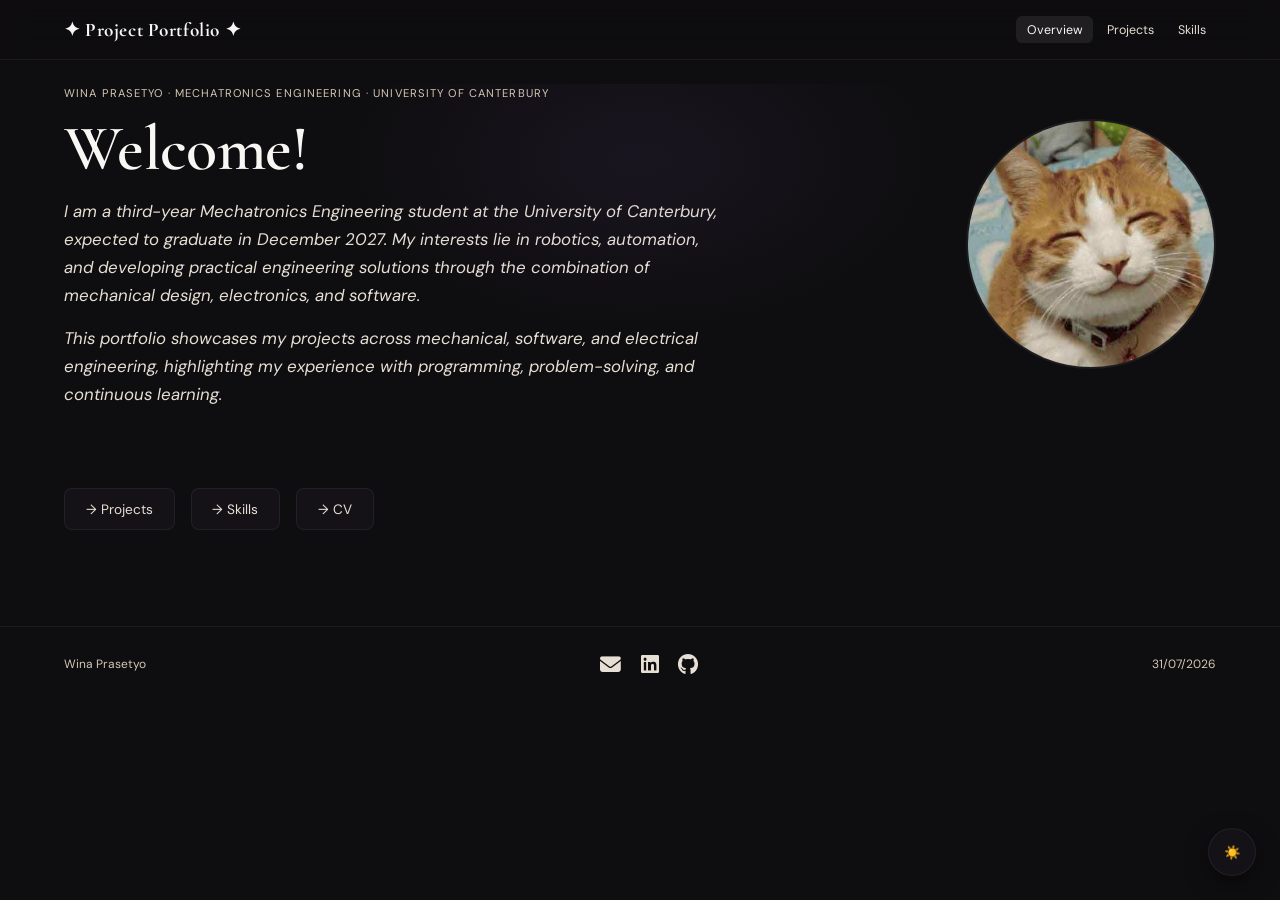
<file: index.html>
<!DOCTYPE html>
<html lang="en">
<head>
  <meta charset="UTF-8">
  <meta name="viewport" content="width=device-width, initial-scale=1.0">
  <title>Project Portfolio — Overview</title>
  <link rel="stylesheet" href="css/style.css">
  <link rel="stylesheet" href="https://cdnjs.cloudflare.com/ajax/libs/font-awesome/6.5.1/css/all.min.css">
</head>
  
<body data-page="overview" class="dark">

<header id="site-header">
  <div class="container inner">

    <a href="index.html" class="brand">
      ✦ Project Portfolio ✦
    </a>

    <button class="menu-toggle" id="menu-toggle">
      ☰
    </button>

    <nav class="mobile-menu" id="nav-menu">
      <a href="index.html" class="active">Overview</a>
      <a href="pages/projects.html">Projects</a>
      <a href="pages/skills.html">Skills</a>
    </nav>

  </div>
</header>

<main class="container page-wrap">
  <section class ="hero">
    <div class="my-glow"></div>
    <div class="hero-text">
      <p style="font-size:0.7rem;letter-spacing:0.1em;text-transform:uppercase;color:var(--text-faint);margin-bottom:0.8rem">
        Wina Prasetyo · Mechatronics Engineering · University of Canterbury
      </p>
  
      <h1 class="my-title">Welcome!</h1>
  
      <p style="font-style:italic;color:var(--text-muted);font-size:1.05rem;margin:1rem 0 0;max-width:55ch">
        I am a third-year Mechatronics Engineering student at the University of Canterbury,
        expected to graduate in December 2027. My interests lie in robotics, automation, and
        developing practical engineering solutions through the combination of mechanical
        design, electronics, and software.
      </p>
  
      <p style="font-style:italic;color:var(--text-muted);font-size:1.05rem;margin:1rem 0 0;max-width:55ch">
        This portfolio showcases my projects across mechanical, software, and electrical
        engineering, highlighting my experience with programming, problem-solving, and
        continuous learning.
      </p>
    </div>
  
    <div class="hero-image">
      <img src="media/cat.jpg" alt="Profile picture">
    </div>
  </section>

  <!-- Quick links -->
  <div style="display:flex;gap:1rem;flex-wrap:wrap;margin-top:2.5rem">
    <a href="pages/projects.html"        class="quick-link">→ Projects</a>
    <a href="pages/skills.html"          class="quick-link">→ Skills</a>
    <a href="files/WINA_CV.pdf" class="quick-link" target="_blank">→ CV</a>
  </div>

</main>

<footer>
  <div class="container inner">
    <span>Wina Prasetyo</span>

    <div class="social-links">
      <a href="mailto:wina.p8168@gmail.com" aria-label="Email">
        <i class="fa-solid fa-envelope"></i>
      </a>

      <a href="https://www.linkedin.com/in/wina-prasetyo-272272304/" 
         target="_blank" 
         aria-label="LinkedIn">
        <i class="fa-brands fa-linkedin"></i>
      </a>

      <a href="https://github.com/WinaP" 
         target="_blank" 
         aria-label="GitHub">
        <i class="fa-brands fa-github"></i>
      </a>
    </div>

    <span>31/07/2026</span>
  </div>
</footer>

<style>
.quick-link {
  display:inline-flex;align-items:center;gap:0.5rem;
  padding:0.7rem 1.3rem;
  background:var(--bg-card);border:1px solid var(--border);border-radius:8px;
  font-size:0.85rem;color:var(--text-muted);
  transition:var(--transition);
}
.quick-link:hover { border-color:var(--border-hover); color:var(--text); }
</style>

<button id="theme-toggle" aria-label="Toggle theme">
    🌙
</button>

<script>
const menuToggle = document.getElementById("menu-toggle");
const navMenu = document.getElementById("nav-menu");

menuToggle.addEventListener("click", function() {
  navMenu.style.display =
    navMenu.style.display === "flex" ? "none" : "flex";
});

const body = document.body;
const button = document.getElementById("theme-toggle");

const savedTheme = localStorage.getItem("theme") || "dark";

body.classList.remove("light", "dark");
body.classList.add(savedTheme);

button.textContent = savedTheme === "dark" ? "☀️" : "🌙";

button.addEventListener("click", () => {
    const newTheme = body.classList.contains("dark")
        ? "light"
        : "dark";

    body.classList.remove("light", "dark");
    body.classList.add(newTheme);

    localStorage.setItem("theme", newTheme);

    button.textContent = newTheme === "dark" ? "☀️" : "🌙";
});
</script>

</body>
</html>
</file>
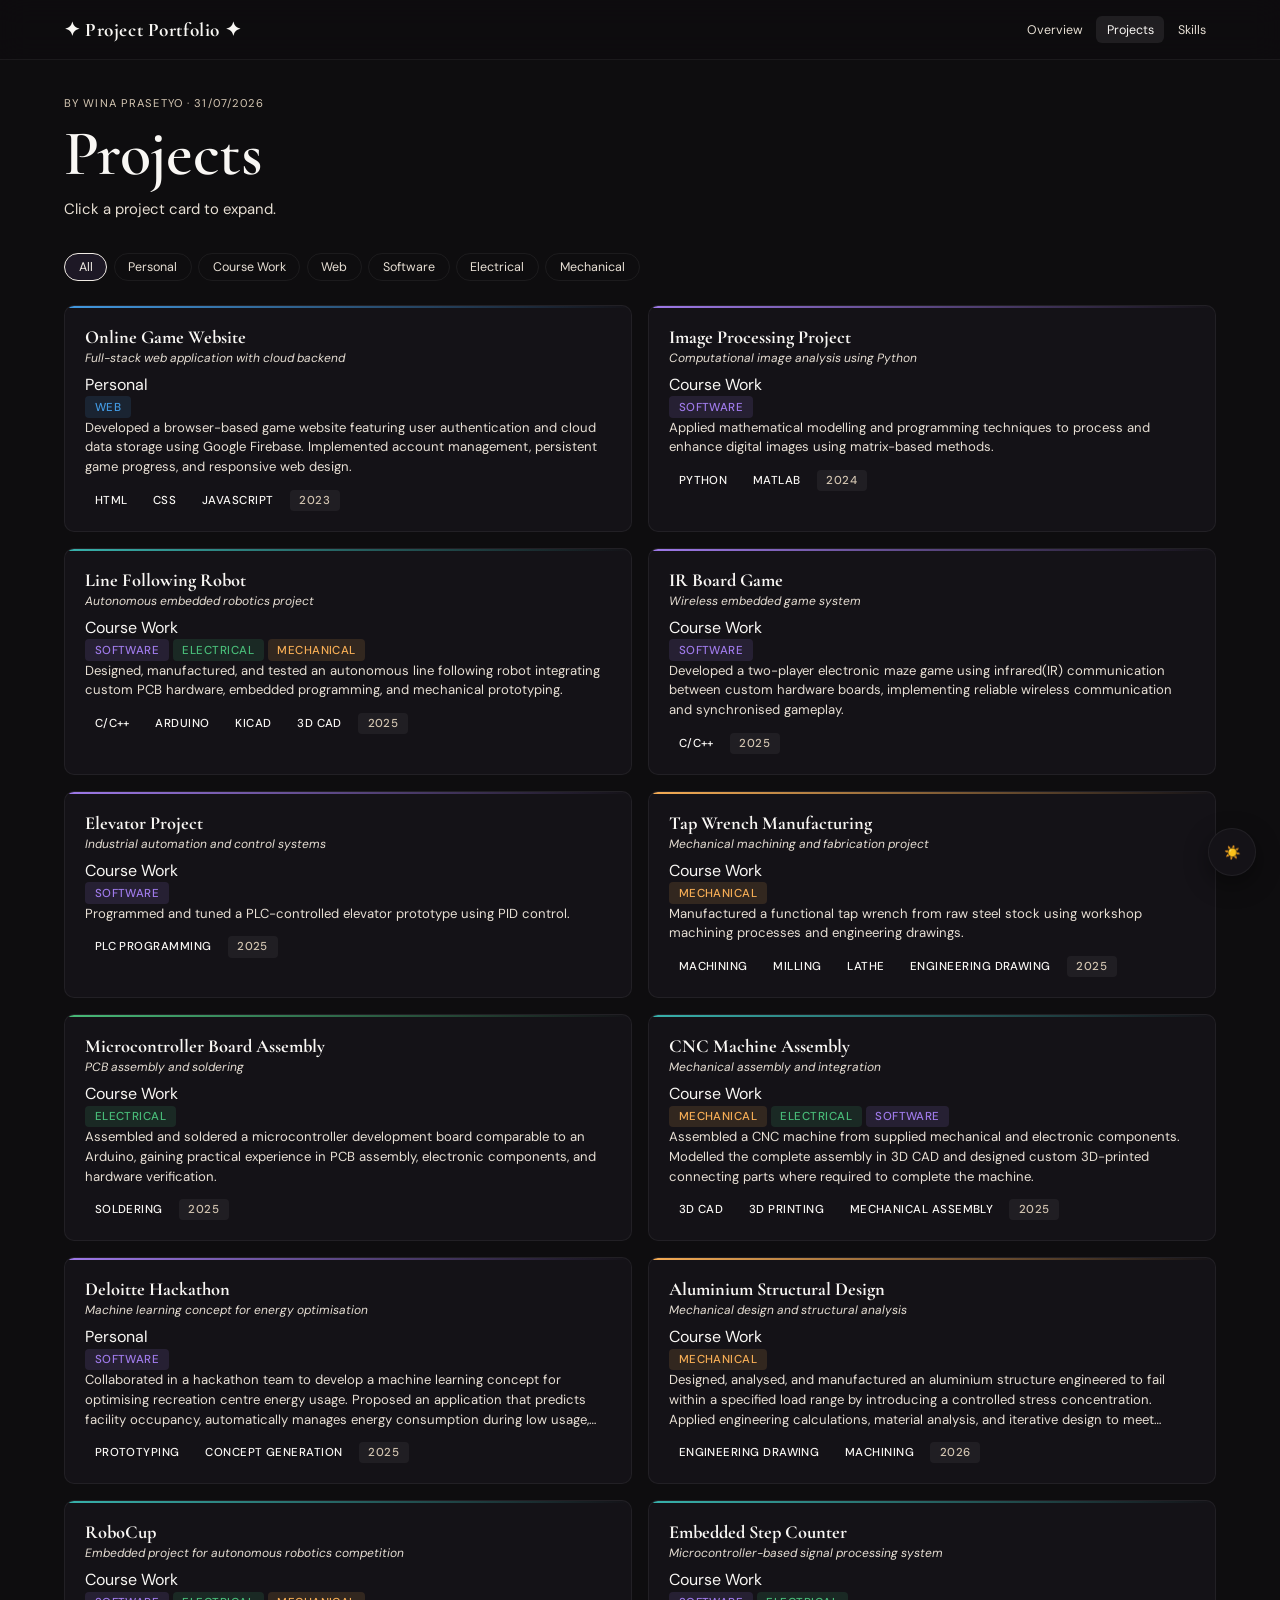
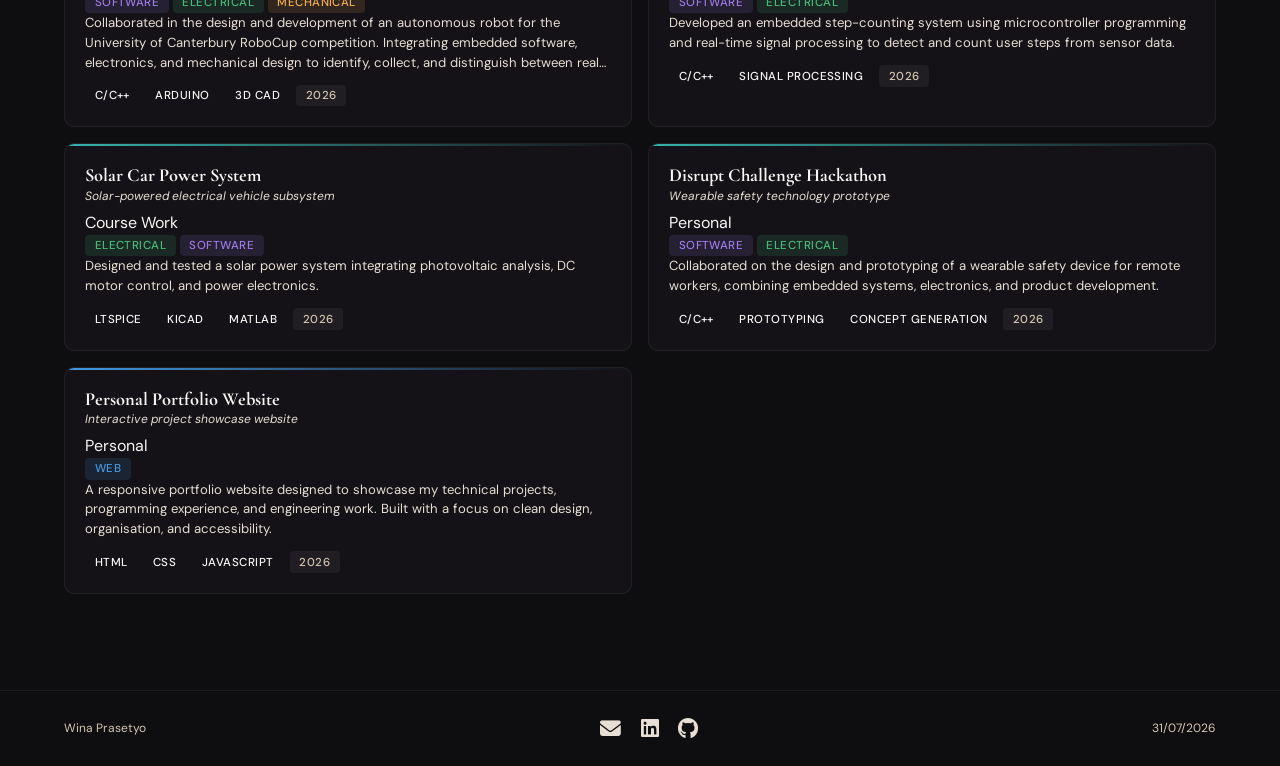
<file: pages/projects.html>
<!DOCTYPE html>
<html lang="en">
<head>
  <meta charset="UTF-8">
  <meta name="viewport" content="width=device-width, initial-scale=1.0">
  <title>Project Portfolio — Projects</title>
  <link rel="stylesheet" href="../css/style.css">
  <link rel="stylesheet" href="https://cdnjs.cloudflare.com/ajax/libs/font-awesome/6.5.1/css/all.min.css">
</head>

<body data-page="projects" class="dark">

<header id="site-header">
  <div class="container inner">

    <a href="../index.html" class="brand">
      ✦ Project Portfolio ✦
    </a>

    <button class="menu-toggle" id="menu-toggle">
      ☰
    </button>

    <nav class="mobile-menu" id="nav-menu">
      <a href="../index.html">Overview</a>
      <a href="projects.html" class="active">Projects</a>
      <a href="skills.html">Skills</a>
    </nav>

  </div>
</header>

<aside id="project-detail">
  <button class="detail-close" id="detail-close">✕</button>
  <div id="detail-content"></div>
</aside>
  
<div id="media-gallery">
  <button class="detail-close" id="gallery-close">✕</button>
  <button id="gallery-prev">←</button>
  <div id="gallery-media"></div>
  <button id="gallery-next">→</button>
  <div id="gallery-dots"></div>
</div>

<main class="container page-wrap">

  <div class="page-header">
    <p class="eyebrow">By Wina Prasetyo · 31/07/2026</p>
    <h1>Projects</h1>
    <p>Click a project card to expand.</p>
  </div>

  <div class="filter-bar" id="project-filters">
    <button class="active" data-filter="all">All</button>
  
    <!-- Category filters -->
    <button data-filter="personal">Personal</button>
    <button data-filter="university">Course Work</button>
  
    <!-- Type filters -->
    <button data-filter="web">Web</button>
    <button data-filter="software">Software</button>
    <button data-filter="electrical">Electrical</button>
    <button data-filter="mechanical">Mechanical</button>
  </div>

  <div class="project-grid" id="project-grid"></div>

</main>

<footer>
  <div class="container inner">
    <span>Wina Prasetyo</span>

    <div class="social-links">
      <a href="mailto:wina.p8168@gmail.com" aria-label="Email">
        <i class="fa-solid fa-envelope"></i>
      </a>

      <a href="https://www.linkedin.com/in/wina-prasetyo-272272304/" 
         target="_blank" 
         aria-label="LinkedIn">
        <i class="fa-brands fa-linkedin"></i>
      </a>

      <a href="https://github.com/WinaP" 
         target="_blank" 
         aria-label="GitHub">
        <i class="fa-brands fa-github"></i>
      </a>
    </div>

    <span>31/07/2026</span>
  </div>
</footer>

<button id="theme-toggle" aria-label="Toggle theme">
    🌙
</button>

<script>
const menuToggle = document.getElementById("menu-toggle");
const navMenu = document.getElementById("nav-menu");

menuToggle.addEventListener("click", function() {
  navMenu.style.display =
    navMenu.style.display === "flex" ? "none" : "flex";
});

const body = document.body;
const button = document.getElementById("theme-toggle");

const savedTheme = localStorage.getItem("theme") || "dark";

body.classList.remove("light", "dark");
body.classList.add(savedTheme);

button.textContent = savedTheme === "dark" ? "☀️" : "🌙";

button.addEventListener("click", () => {
    const newTheme = body.classList.contains("dark")
        ? "light"
        : "dark";

    body.classList.remove("light", "dark");
    body.classList.add(newTheme);

    localStorage.setItem("theme", newTheme);

    button.textContent = newTheme === "dark" ? "☀️" : "🌙";
});
</script>

<script src="../js/projects.js"></script>

</body>
</html>
</file>
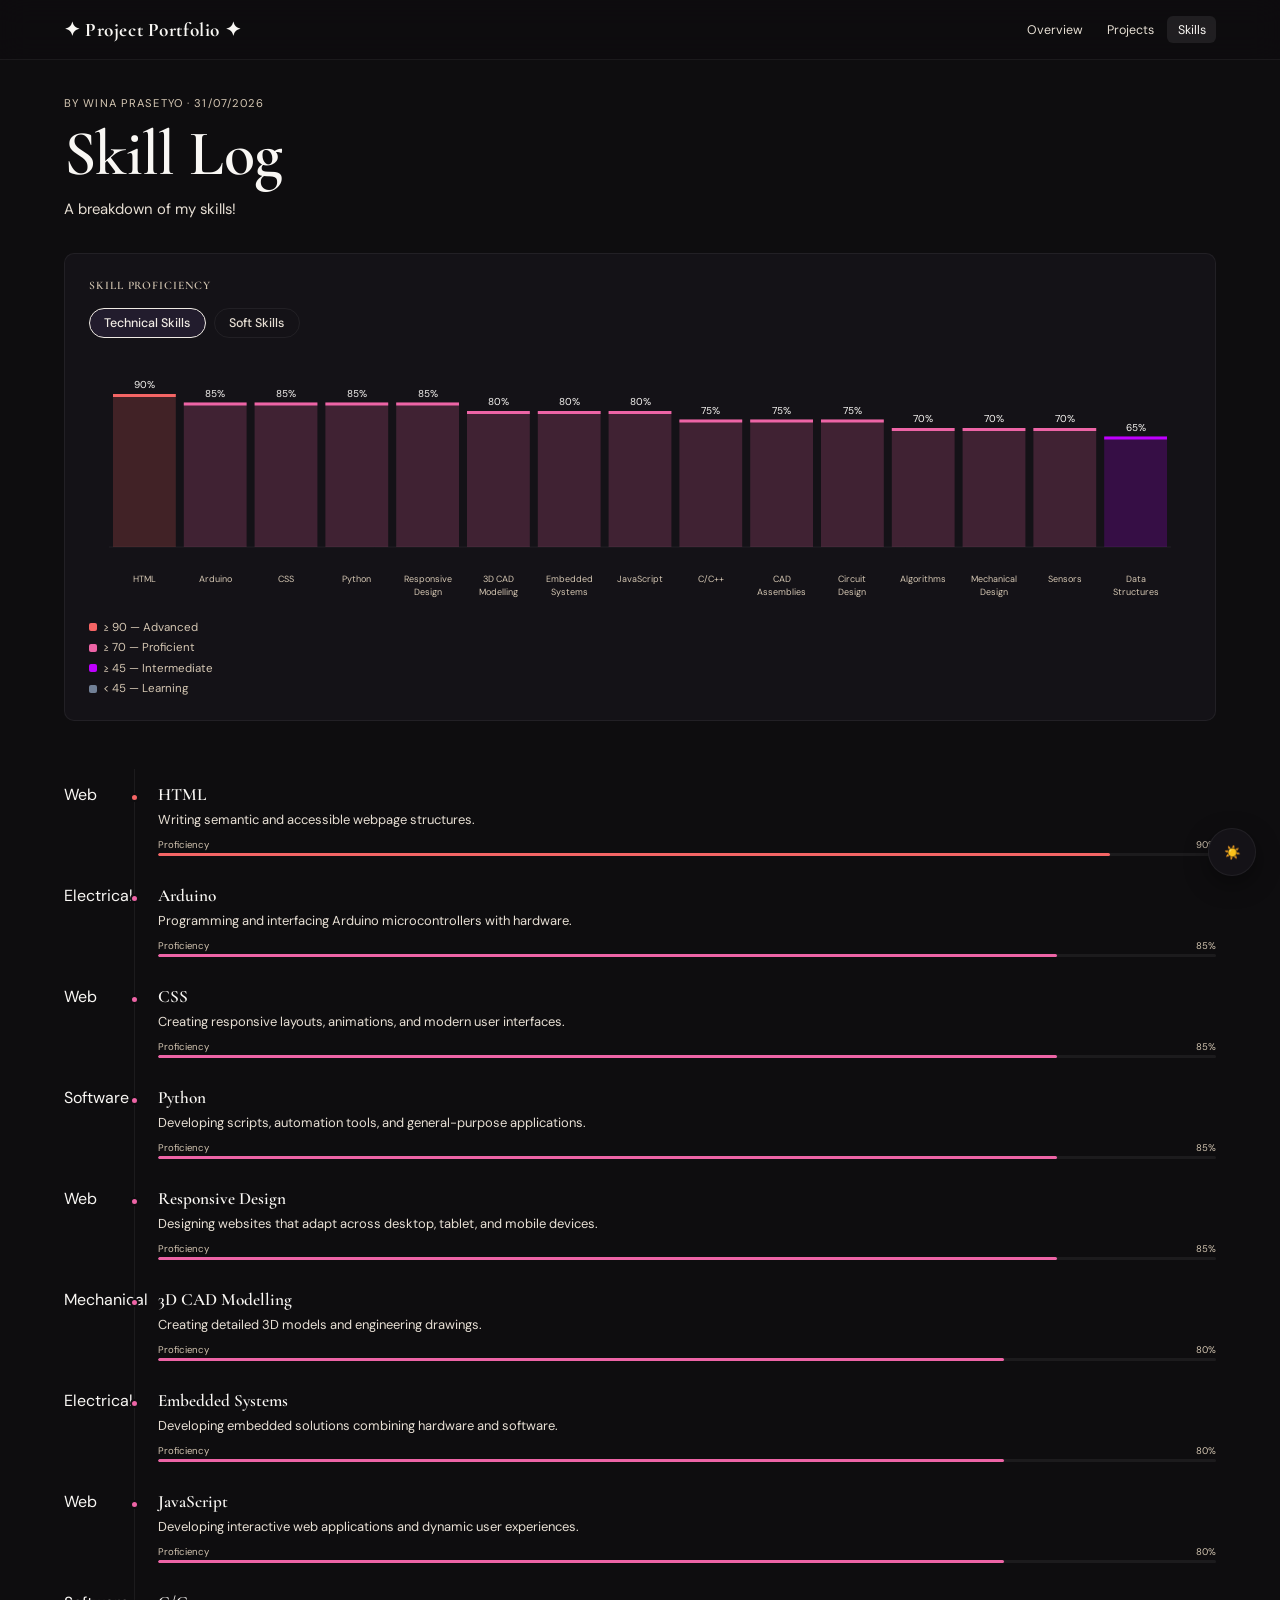
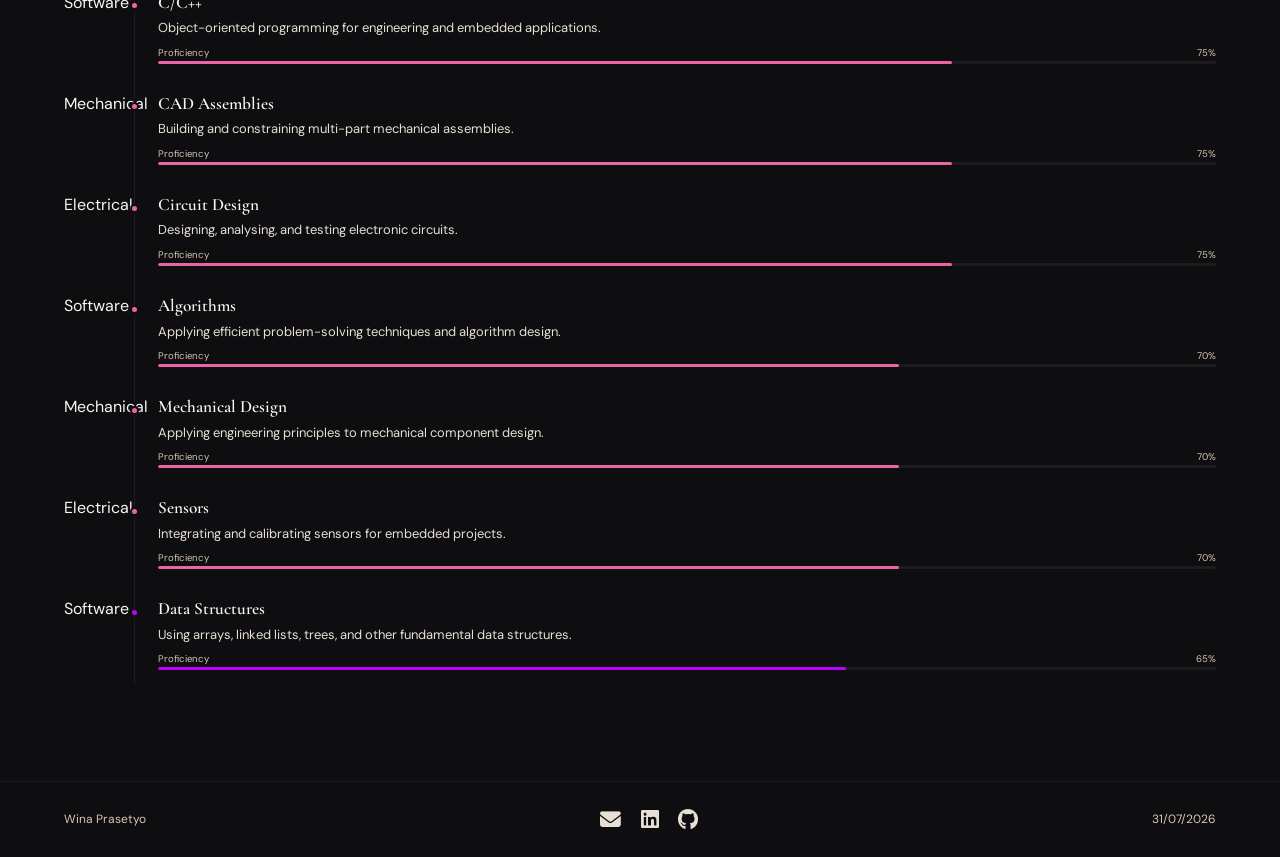
<file: pages/skills.html>
<!DOCTYPE html>
<html lang="en">
<head>
  <meta charset="UTF-8">
  <meta name="viewport" content="width=device-width, initial-scale=1.0">
  <title>Project Portfolio — Skills Log</title>
  <link rel="stylesheet" href="../css/style.css">
  <link rel="stylesheet" href="https://cdnjs.cloudflare.com/ajax/libs/font-awesome/6.5.1/css/all.min.css">
</head>

<body data-page="skills" class="dark">

<header id="site-header">
  <div class="container inner">

    <a href="../index.html" class="brand">
      ✦ Project Portfolio ✦
    </a>

    <button class="menu-toggle" id="menu-toggle">
      ☰
    </button>

    <nav class="mobile-menu" id="nav-menu">
      <a href="../index.html">Overview</a>
      <a href="projects.html">Projects</a>
      <a href="skills.html" class="active">Skills</a>
    </nav>

  </div>
</header>

<main class="container page-wrap">
  <div class="page-header">
    <p class="eyebrow">By Wina Prasetyo · 31/07/2026</p>
    <h1>Skill Log</h1>
    <p>A breakdown of my skills!</p>
  </div>

  <div class="skill-chart-sticky">

    <div class="card">
      <h4 style="font-size:0.72rem;text-transform:uppercase;letter-spacing:0.08em;color:var(--text-faint);margin-bottom:1rem">
        Skill Proficiency
      </h4>
      
      <div class="skill-toggle">
        <button class="active" data-category="technical" aria-label="Show technical skills">
          Technical Skills
        </button>
        <button data-category="soft" aria-label="Show soft skills">
          Soft Skills
        </button>
      </div>
      
      <canvas id="proficiency-chart" width="900" height="400"></canvas>
      <div style="margin-top:0.8rem;display:flex;flex-direction:column;gap:0.35rem;font-size:0.72rem;color:var(--text-faint)">
        <span style="display:flex;align-items:center;gap:0.4rem"><span style="width:8px;height:8px;background:#F56565;border-radius:2px;display:inline-block"></span>≥ 90 — Advanced</span>
        <span style="display:flex;align-items:center;gap:0.4rem"><span style="width:8px;height:8px;background:#ED64A6;border-radius:2px;display:inline-block"></span>≥ 70 — Proficient</span>
        <span style="display:flex;align-items:center;gap:0.4rem"><span style="width:8px;height:8px;background:#BF00FF;border-radius:2px;display:inline-block"></span>≥ 45 — Intermediate</span>
        <span style="display:flex;align-items:center;gap:0.4rem"><span style="width:8px;height:8px;background:#718096;border-radius:2px;display:inline-block"></span>&lt; 45 — Learning</span>
      </div>
    </div>
  </div>
  
  <div class="skill-timeline" id="skill-timeline"></div>
</main>

<footer>
  <div class="container inner">
    <span>Wina Prasetyo</span>

    <div class="social-links">
      <a href="mailto:wina.p8168@gmail.com" aria-label="Email">
        <i class="fa-solid fa-envelope"></i>
      </a>

      <a href="https://www.linkedin.com/in/wina-prasetyo-272272304/" 
         target="_blank" 
         aria-label="LinkedIn">
        <i class="fa-brands fa-linkedin"></i>
      </a>

      <a href="https://github.com/WinaP" 
         target="_blank" 
         aria-label="GitHub">
        <i class="fa-brands fa-github"></i>
      </a>
    </div>

    <span>31/07/2026</span>
  </div>
</footer>

<button id="theme-toggle" aria-label="Toggle theme">
    🌙
</button>

<script>
const menuToggle = document.getElementById("menu-toggle");
const navMenu = document.getElementById("nav-menu");

menuToggle.addEventListener("click", function() {
  navMenu.style.display =
    navMenu.style.display === "flex" ? "none" : "flex";
});

const body = document.body;
const button = document.getElementById("theme-toggle");

const savedTheme = localStorage.getItem("theme") || "dark";

body.classList.remove("light", "dark");
body.classList.add(savedTheme);

button.textContent = savedTheme === "dark" ? "☀️" : "🌙";

button.addEventListener("click", () => {
    const newTheme = body.classList.contains("dark")
        ? "light"
        : "dark";

    body.classList.remove("light", "dark");
    body.classList.add(newTheme);

    localStorage.setItem("theme", newTheme);

    button.textContent = newTheme === "dark" ? "☀️" : "🌙";
  
    // Notify other scripts
    window.dispatchEvent(new Event("themeChanged"));
});
</script>
  
<script src="../js/skills.js"></script>
</body>
</html>
</file>
<file: css/style.css>
/* ============================================================
   Main Stylesheet
   Aesthetic: Dark editorial
   Fonts: Cormorant Garamond (display) + DM Sans (body) + DM Mono
   ============================================================ */

@import url('https://fonts.googleapis.com/css2?family=Cormorant+Garamond:ital,wght@0,400;0,600;0,700;1,400;1,600&family=DM+Sans:wght@300;400;500;600&family=DM+Mono:wght@400;500&display=swap');

/* ── Design tokens ─────────────────────────────────────────── */
:root {
  --radius: 10px;
  --transition: 0.22s cubic-bezier(0.4,0,0.2,1);
}

/* ── Dark mode (Default) ────────────────────────────────────── */
body.dark {
  --bg:           #0e0d0f;
  --bg-card:      #141217;
  --bg-hover:     #1c1a21;
  --border:       rgba(255,255,255,0.06);
  --border-hover: rgba(255,255,255,0.14);

  --text:         #F9F7F4;
  --text-muted:   #E7DFD4;
  --text-faint:   #D5C7B3;

  --nav-hover: rgba(255,255,255,0.08);
  --shadow: rgba(0,0,0,0.4);
  --glow: rgba(159,122,234,0.08);

  --accent-one: #9F7AEA;
  --accent-two: #F56565;
   
  --accent: #f0ebe4;
  --accent-bg: rgba(159,122,234,0.1);
}

/* ── Light mode ─────────────────────────────────────────────── */
body.light {
  --bg:           #fef9f0;
  --bg-card:      #fff8ee;
  --bg-hover:     #fff3df;
  --border:       rgba(120,90,60,0.12);
  --border-hover: rgba(120,90,60,0.22);

  --text:         #3d2b1f;
  --text-muted:   #7a5c46;
  --text-faint:   #b89d87;

  --nav-hover: rgba(120,90,60,0.08);
  --shadow: rgba(120,90,60,0.18);
  --glow: rgba(155,118,83,0.08);
   
  --accent-one: #9b7653;
  --accent-two: #c46a52;
   
  --accent: #3d2b1f;
  --accent-bg: rgba(155,118,83,0.12);
}

/* ── Reset ──────────────────────────────────────────────────── */
*, *::before, *::after { box-sizing: border-box; margin: 0; padding: 0; }
html { scroll-behavior: smooth; }
body {
  font-family: 'DM Sans', sans-serif;
  background: var(--bg);
  color: var(--text);
  min-height: 100vh;
  -webkit-font-smoothing: antialiased;
}

/* ── Typography ─────────────────────────────────────────────── */
h1, h2, h3, h4 { font-family: 'Cormorant Garamond', serif; font-weight: 600; letter-spacing: -0.01em; }
h1 { font-size: clamp(2.2rem, 5vw, 4rem); line-height: 1.05; }
h2 { font-size: clamp(1.5rem, 3vw, 2.2rem); line-height: 1.1; }
h3 { font-size: clamp(1.1rem, 2vw, 1.5rem); }
h4 { font-size: 1rem; }
p  { line-height: 1.65; font-size: 0.93rem; color: var(--text-muted); }
code { font-family: 'DM Mono', monospace; font-size: 0.82rem; }
a { color: inherit; text-decoration: none; }

/* ── Layout ──────────────────────────────────────────────────── */
.container { max-width: 1200px; margin: 0 auto; padding: 0 1.5rem; }

/* ── Card ───────────────────────────────────────────────────── */
.card {
  background: var(--bg-card);
  border: 1px solid var(--border);
  border-radius: var(--radius);
  padding: 1.5rem;
  transition: var(--transition);
}
.card:hover { border-color: var(--border-hover); background: var(--bg-hover); }

/* ── Tags ───────────────────────────────────────────────────── */
.tag {
  display: inline-block;
  padding: 0.2rem 0.6rem;
  border-radius: 4px;
  font-size: 0.72rem;
  font-weight: 500;
  letter-spacing: 0.04em;
  text-transform: uppercase;
}

/* ── Scrollbar ──────────────────────────────────────────────── */
::-webkit-scrollbar { width: 5px; height: 5px; }
::-webkit-scrollbar-track { background: transparent; }
::-webkit-scrollbar-thumb { background: var(--text-faint); border-radius: 3px; }

/* ══════════════════════════════════════════════════════════════
   HEADER / NAV
   ══════════════════════════════════════════════════════════════ */
#site-header {
  position: sticky;
  top: 0;
  z-index: 100;
  background: color-mix(in srgb, var(--bg) 92%, transparent);
  backdrop-filter: blur(14px);
  border-bottom: 1px solid var(--border);
  height: 60px;
  display: flex;
  align-items: center;
}

#site-header .inner {
  display: flex;
  align-items: center;
  justify-content: space-between;
  width: 100%;
  padding: 0 1.5rem;
}

/* Left logo */
.brand {
  font-family: 'Cormorant Garamond', serif;
  font-size: 1.2rem;
  font-weight: 700;
  letter-spacing: 0.03em;
  color: var(--text);
  white-space: nowrap;
}

/* Desktop navigation */
#site-header nav {
  display: flex;
  gap: .2rem;
}

#site-header nav a {
  padding: .4rem .85rem;
  border-radius: 6px;
  color: var(--text-muted);
  font-size: .83rem;
  transition: var(--transition);
}

#site-header nav a:hover,
#site-header nav a.active {
  color: var(--text);
  background: var(--nav-hover);
}

/* Hamburger hidden on desktop */
.menu-toggle {
  display:none;
  background:none;
  border:none;
  color:var(--text);
  font-size:1.8rem;
  cursor:pointer;
}

/* Mobile dropdown */
.mobile-menu {
  display:none;
}

/* ══════════════════════════════════════════════════════════════
   PAGE WRAPPER
   ══════════════════════════════════════════════════════════════ */
.page-wrap { padding-top: 1.5rem; padding-bottom: 3rem; }

/* ── Page header ────────────────────────────────────────────── */
.page-header { margin-bottom: 2rem; }
.page-header .eyebrow {
  font-size: 0.7rem; letter-spacing: 0.1em; text-transform: uppercase;
  color: var(--text-faint); margin-bottom: 0.5rem;
}
.page-header h1 { line-height: 1.05; }
.page-header p  { margin-top: 0.6rem; max-width: 60ch; }

/* ══════════════════════════════════════════════════════════════
   OVERVIEW (index.html)
   ══════════════════════════════════════════════════════════════ */
.my-title {
  background: linear-gradient(135deg, var(--text) 30%, var(--accent-one) 80%, var(--accent-two));
  -webkit-background-clip: text; -webkit-text-fill-color: transparent; background-clip: text;
}
.my-glow {
  position: absolute; top: -100px; left: 50%; transform: translateX(-50%);
  width: 600px; height: 350px;
  background: radial-gradient(ellipse, var(--glow) 0%, transparent 70%);
  pointer-events: none;
}
.my-meta { display: flex; gap: 2rem; flex-wrap: wrap; font-size: 0.8rem; color: var(--text-faint); margin-top: 1.5rem; }
.hero-meta strong { color: var(--text-muted); }

.stat-grid { display: grid; grid-template-columns: repeat(auto-fill, minmax(180px,1fr)); gap: 1rem; margin: 2rem 0; }
.stat-pill {
  background: var(--bg-card); border: 1px solid var(--border); border-radius: var(--radius);
  padding: 1.2rem 1.4rem; border-left: 3px solid transparent;
}
.stat-pill .label { font-size: 0.65rem; text-transform: uppercase; letter-spacing: 0.07em; color: var(--text-faint); margin-bottom: 0.35rem; }
.stat-pill .value { font-family: 'Cormorant Garamond', serif; font-size: 1.45rem; font-weight: 700; color: var(--text); line-height: 1; }
.stat-pill .sub   { font-size: 0.72rem; color: var(--text-muted); margin-top: 0.2rem; }

.saga-grid { display: grid; grid-template-columns: repeat(auto-fill, minmax(220px,1fr)); gap: 0.8rem; margin-top: 1.5rem; }
.saga-card { background: var(--bg-card); border: 1px solid var(--border); border-radius: var(--radius); padding: 1.1rem 1.3rem; border-left: 3px solid transparent; }
.saga-card .saga-num { font-size: 0.63rem; text-transform: uppercase; letter-spacing: 0.08em; color: var(--text-faint); margin-bottom: 0.2rem; }
.saga-card .saga-name { font-family: 'Cormorant Garamond', serif; font-size: 1.05rem; color: var(--text); }
.saga-card .saga-range { font-size: 0.75rem; color: var(--text-muted); margin-top: 0.2rem; }


/* ══════════════════════════════════════════════════════════════
   PROJECTS (projects.html)
   ══════════════════════════════════════════════════════════════ */
.filter-bar { display: flex; gap: 0.4rem; flex-wrap: wrap; margin-bottom: 1.5rem; }
.filter-bar button {
  padding: 0.3rem 0.85rem; border-radius: 20px; border: 1px solid var(--border);
  background: transparent; color: var(--text-muted); font-family: 'DM Sans', sans-serif;
  font-size: 0.78rem; cursor: pointer; transition: var(--transition);
}
.filter-bar button:hover { border-color: var(--border-hover); color: var(--text); }
.filter-bar button.active { border-color: var(--accent); color: var(--accent); background: var(--accent-bg);}

.project-grid { display: grid; grid-template-columns: repeat(auto-fit, minmax(280px,1fr)); gap: 1rem; }
.project-card {
  background: var(--bg-card); border: 1px solid var(--border); border-radius: var(--radius);
  padding: 1.25rem; cursor: pointer; transition: var(--transition); position: relative; overflow: hidden;
}
.project-card::before {
  content: ''; position: absolute; top: 0; left: 0; right: 0; height: 2px;
  background: linear-gradient(90deg, var(--project-color, var(--accent-one)), transparent);
}
.project-card:hover { border-color: var(--border-hover); transform: translateY(-2px); box-shadow: 0 8px 24px var(--shadow); }
.project-card .project-name     { font-family: 'Cormorant Garamond', serif; font-size: 1.15rem; font-weight: 700; color: var(--text); }
.project-card .project-subtitle { font-size: 0.75rem; color: var(--text-muted); font-style: italic; margin: 0.1rem 0 0.5rem; }
.project-card .project-type     { font-size: 0.7rem; color: var(--text-faint); text-transform: uppercase; letter-spacing: 0.05em; margin-bottom: 0.6rem; }
.project-card .project-desc     { font-size: 0.82rem; color: var(--text-muted); line-height: 1.5; display: -webkit-box; -webkit-line-clamp: 3; -webkit-box-orient: vertical; overflow: hidden; }
.project-card .project-tags     { display: flex; gap: 0.4rem; flex-wrap: wrap; margin-top: 0.8rem; }

/* Detail panel */
#project-detail {
  position: fixed; right: 0; top: 60px;
  width: min(430px, 100vw); height: calc(100vh - 60px);
  background: var(--bg); border-left: 1px solid var(--border);
  overflow-y: auto; overscroll-behavior: contain; 
  -webkit-overflow-scrolling: touch; z-index: 1000;
  transform: translateX(100%);
  transition: transform 0.3s cubic-bezier(0.4,0,0.2,1);
  padding: 2rem 1.5rem;
}
#project-detail.open { transform: translateX(0); }
.detail-close {
  position: absolute; top: 1rem; right: 1rem;
  background: var(--bg-hover); border: 1px solid var(--border);
  color: var(--text-muted); font-size: 1rem; width: 30px; height: 30px;
  border-radius: 6px; cursor: pointer; display: flex; align-items: center; justify-content: center;
  transition: var(--transition);
}
.detail-close:hover { color: var(--text); }
.detail-section { margin-top: 1.4rem; }
.detail-section h4 { font-size: 0.63rem; text-transform: uppercase; letter-spacing: 0.1em; color: var(--text-faint); margin-bottom: 0.5rem; }

/* ══════════════════════════════════════════════════════════════
   SKILLS (skills.html)
   ══════════════════════════════════════════════════════════════ */
/* Top chart area */
.skill-chart-sticky { position: relative; z-index: 50;
  background: var(--bg); padding-bottom: 1.5rem; margin-bottom: 1.5rem; }
.skill-chart-sticky .card { width: 100%; }
#proficiency-chart { width: 100%; height: 250px; display: block; }
.skill-timeline { position: relative; }
.skill-timeline::before {
  content: ''; position: absolute; left: 82px; top: 0; bottom: 0;
  width: 1px; background: var(--border);
}
.skill-item { display: grid; grid-template-columns: 82px 1fr; gap: 1.5rem; padding: 0.9rem 0; position: relative; }
.skill-item::before {
  content: ''; position: absolute; left: 78px; top: 1.5rem;
  width: 9px; height: 9px; border-radius: 50%;
  background: var(--skill-color, var(--text-faint)); border: 2px solid var(--bg); z-index: 1;
}
.skill-category { font-family: 'DM Mono', monospace; font-size: 0.7rem; color: var(--text-faint); text-align: right; padding-top: 0.15rem; }
.skill-body { padding-left: 0.5rem; }
.skill-name { font-family: 'Cormorant Garamond', serif; font-size: 1.08rem; font-weight: 600; color: var(--text); margin-bottom: 0.35rem; }
.skill-summary { font-size: 0.81rem; color: var(--text-muted); line-height: 1.55; }
.skill-tags { margin-top: 0.5rem; }
.proficiency-bar-wrap { margin-top: 0.45rem; }
.proficiency-row { display: flex; justify-content: space-between; font-size: 0.6rem; color: var(--text-faint); margin-bottom: 0.15rem; }
.proficiency-bar { height: 3px; border-radius: 2px; background: var(--border); overflow: hidden; }
.proficiency-fill { height: 100%; border-radius: 2px; }

/* ══════════════════════════════════════════════════════════════
   FOOTER
   ══════════════════════════════════════════════════════════════ */
footer {
  border-top: 1px solid var(--border); padding: 1.5rem 0; margin-top: 3rem;
}
footer .inner { display: flex; justify-content: space-between; align-items: center; flex-wrap: wrap; gap: 0.5rem; }
footer span { font-size: 0.75rem; color: var(--text-faint); }

/* ── Animations ─────────────────────────────────────────────── */
@keyframes fadeUp { from { opacity:0; transform:translateY(10px); } to { opacity:1; transform:translateY(0); } }
.fade-up { animation: fadeUp 0.4s ease forwards; }


/* ══════════════════════════════════════════════════════════════
   MOBILE RESPONSIVENESS
   ══════════════════════════════════════════════════════════════ */
@media (max-width: 767px) {
  /* Prevent horizontal scrolling */
  html {
    overflow-x: hidden;
  }

  /* ── Container spacing ─────────────────────────────────── */
  .container {
    padding: 0 1rem;
  }

  .page-wrap {
    padding-top: 1.5rem;
    padding-bottom: 3rem;
  }

  /* ── Mobile navigation ─────────────────────────────────── */
   #site-header {
     height: 60px;
   }
   
   #site-header .inner {
     flex-direction: row;
     align-items: center;
   }
   
   /* Hide desktop nav */
   #site-header nav {
     display: none;
   }
   
   /* Hamburger button */
   .menu-toggle {
     display: block;
     background: transparent;
     border: none;
     color: var(--text);
     font-size: 1.8rem;
     cursor: pointer;
     line-height: 1;
   }
   
   /* Dropdown */
   .mobile-menu {
     position: absolute;
     top: 60px;
     left: 0;
     width: 100%;
     z-index: 200;
     background: color-mix(in srgb, var(--bg) 98%, transparent);
     backdrop-filter: blur(14px);
     border-bottom: 1px solid var(--border);
     display: none;
     flex-direction: column;
     padding: 0.8rem 1rem;
   }
   
   .mobile-menu.open {
     display:flex;
   }
   
   .mobile-menu a {
     padding: 0.8rem;
     border-radius: 8px;
     color: var(--text-muted);
     font-size: 0.95rem;
   }
   
   .mobile-menu a:hover {
     background: var(--bg-hover);
     color: var(--text);
   }

   body.detail-open { overflow: hidden; position: fixed; width: 100%; }

  /* ── Typography ────────────────────────────────────────── */
  h1 { font-size: 2.4rem; }
  h2 { font-size: 1.6rem; }
  p { font-size: 0.88rem; }

   /* ── Overview hero ─────────────────────────────────────── */
  .my-glow {
    width: 350px;
    height: 250px;
  }

  .my-title {
    font-size: 2.8rem;
  }

  /* ── Projects grid ─────────────────────────────────────── */

  .project-grid {
    grid-template-columns: 1fr;
    gap: 0.8rem;
  }

  .project-card {
    padding: 1rem;
  }

  /* ── Filters ───────────────────────────────────────────── */
  .filter-bar {
    gap: 0.35rem;
  }

  .filter-bar button {
    font-size: 0.7rem;
    padding: 0.3rem 0.65rem;
  }

  /* ── Detail panel ──────────────────────────────────────── */
   #project-detail {
     width: 100vw;
     top: 60px;
     height: calc(100vh - 60px);
     padding: 1.5rem 1rem;
     border-left: none;
     overflow-y: auto;
     overscroll-behavior: contain;
   }

  /* ── Skills chart ──────────────────────────────────────── */
  .skill-chart-sticky {
     position: relative;
     top: 0;
   }

  #proficiency-chart {
    height: 220px;
  }

  /* ── Skills timeline ──────────────────────────────────── */
  .skill-timeline::before {
    left: 10px;
  }

  .skill-item {
    display: block;
    padding-left: 2rem;
  }

  .skill-item::before {
    left: 6px;
  }

  .skill-category {
    text-align: left;
    padding-bottom: 0.3rem;
  }

  .skill-body {
    padding-left: 0;
  }

  /* ── Footer ───────────────────────────────────────────── */
  footer .inner {
    flex-direction: column;
    align-items: flex-start;
  }
}

/* Smaller phones */
@media (max-width: 420px) {
  .container {
    padding: 0 0.8rem;
  }

  #site-header nav a {
    font-size: 0.68rem;
  }

  .filter-bar button {
    width: calc(50% - 0.35rem);
  }

  .stat-grid {
    grid-template-columns: 1fr;
  }
}

/* ══════════════════════════════════════════════════════════════
   TABLET RESPONSIVENESS
   ══════════════════════════════════════════════════════════════ */

@media (min-width: 768px) and (max-width: 1299px) {
   #site-header nav a {
      padding: .35rem .65rem;
      font-size: .78rem;
   }
   
  .container {
     padding: 0 1.5rem;
  }

  .page-wrap {
    padding-top: 1.5rem;
    padding-bottom: 3rem;
  }

  /* Hero */
  .hero {
     gap: 1.5rem;
     justify-content: center;
  }

   .hero-text {
      flex: 1;
   }
   
   .hero-image img {
      width: 180px;
      height: 180px;
   }

  /* Projects */
  .project-grid {
    grid-template-columns: repeat(2, 1fr);
  }

  /* Stats */
  .stat-grid {
    grid-template-columns: repeat(2, 1fr);
  }

  .saga-grid {
    grid-template-columns: repeat(2, 1fr);
  }

  /* Skills */
  .skill-item {
    grid-template-columns: 70px 1fr;
    gap: 1rem;
  }

  .skill-timeline::before {
    left: 70px;
  }

  .skill-item::before {
    left: 66px;
  }

  footer .inner {
    flex-wrap: nowrap;
  }
}


/* ══════════════════════════════════════════════════════════════
   POP UP CARD
   ══════════════════════════════════════════════════════════════ */
@media (min-width: 768px) {

  #project-detail {
    top: 50%;
    left: 50%;
    right: auto;

    width: min(90vw, 600px);
    height: auto;
    max-height: 80vh;

    padding: 2rem;

    background: var(--bg-card);
    border: 1px solid var(--border);
    border-radius: 16px;

    transform: translate(-50%, -45%);

    opacity: 0;
    pointer-events: none;

    box-shadow: 0 20px 60px rgba(0,0,0,0.45);
  }


  #project-detail.open {
    transform: translate(-50%, -50%);

    opacity: 1;
    pointer-events: auto;
  }


  /* dark blurred background */
  body.detail-open::before {
    content: "";

    position: fixed;
    inset: 0;

    background: rgba(0,0,0,0.45);

    backdrop-filter: blur(5px);

    z-index: 900;
  }


  /* blur page behind modal */
  body.detail-open main,
  body.detail-open header,
  body.detail-open footer {
    filter: blur(5px);
    transition: filter 0.25s ease;
  }

}

/* ══════════════════════════════════════════════════════════════
   STYLE TOGGLE
   ══════════════════════════════════════════════════════════════ */

#theme-toggle {
    position: fixed;
    right: 24px;
    bottom: 24px;

    width: 48px;
    height: 48px;

    border: 1px solid var(--border);
    border-radius: 50%;

    background: var(--bg-card);
    color: var(--text);

    display: flex;
    align-items: center;
    justify-content: center;

    cursor: pointer;

    box-shadow: 0 8px 24px var(--shadow);
    transition: var(--transition);

    z-index: 1200;
}

#theme-toggle:hover {
    background: var(--bg-hover);
    transform: translateY(-2px);
}

#theme-toggle .sun,
#theme-toggle .moon {
    position: absolute;
    transition: opacity .2s ease;
}

body.dark .sun {
    opacity: 0;
}

body.dark .moon {
    opacity: 1;
}

body.light .sun {
    opacity: 1;
}

body.light .moon {
    opacity: 0;
}

/* ══════════════════════════════════════════════════════════════
   SKILL CATEGORY TOGGLE
   ══════════════════════════════════════════════════════════════ */

.skill-toggle {
    display: flex;
    gap: 0.5rem;
    margin-bottom: 1.2rem;
}

.skill-toggle button {
    padding: 0.35rem 0.9rem;

    border-radius: 20px;
    border: 1px solid var(--border);

    background: transparent;
    color: var(--text-muted);

    font-family: 'DM Sans', sans-serif;
    font-size: 0.78rem;
    font-weight: 500;

    cursor: pointer;
    transition: var(--transition);
}

.skill-toggle button:hover {
    border-color: var(--border-hover);
    color: var(--text);
    background: var(--bg-hover);
}

.skill-toggle button.active {
    color: var(--accent);
    border-color: var(--accent);
    background: var(--accent-bg);
}

/* ══════════════════════════════════════════════════════════════
   IMAGE STYLE
   ══════════════════════════════════════════════════════════════ */
.hero {
  display: flex;
  align-items: center;
  justify-content: space-between;
  gap: 3rem;
  position: relative;
  padding: 0 0 2.5rem;
  overflow: hidden;
}

.hero-text {
  flex: 1;
}

.hero-image {
  flex-shrink: 0;
}

.hero-image img {
  width: 250px;
  height: 250px;
  object-fit: cover;
  border-radius: 50%;
  border: 2px solid var(--border);
}

/* Mobile layout */
@media (max-width: 767px) {
  .hero {
    flex-direction: column;
    align-items: flex-start;
  }

  .hero-text {
    text-align: left;   /* keep text on the left */
  }

  .hero-image {
    order: 1;
    align-self: center; /* keeps only the cat centered */
  }
}

/* ══════════════════════════════════════════════════════════════
   ICONS STYLE
   ══════════════════════════════════════════════════════════════ */

.social-links {
  display: flex;
  gap: 1.2rem;
  align-items: center;
  flex-shrink: 0;
}

.social-links a {
  color: var(--text-muted);
  font-size: 1.3rem;
  transition: var(--transition);
}

.social-links a:hover {
  color: var(--text);
  transform: translateY(-2px);
}

footer .inner {
  display: flex;
  align-items: center;
  justify-content: space-between;
  flex-direction: row;
  gap: 1rem;
}

/* Keep footer horizontal on mobile */
@media (max-width: 767px) {
  footer .inner {
    flex-direction: row;
    flex-wrap: nowrap;
    justify-content: space-between;
    text-align: left;
  }

  footer .inner span {
    white-space: nowrap;
  }

  .social-links {
    gap: 0.8rem;
  }
}

/* ══════════════════════════════════════════════════════════════
   GALLERY POPUP
   ══════════════════════════════════════════════════════════════ */
#media-gallery {
  position: fixed;
  inset: 0;
  z-index: 1100;

  display: none;
  justify-content: center;
  align-items: center;

  padding: 2rem;
  background: rgba(0,0,0,0.55);
  backdrop-filter: blur(5px);
}

#media-gallery.open {
  display:flex;
}

#gallery-media {
  width: 100%;
  height: 100%;
  max-height: 70vh;

  display:flex;
  justify-content:center;
  align-items:center;
}

#gallery-media img,
#gallery-media video {
  max-width:100%;
  max-height:70vh;

  border-radius:12px;
  border:1px solid var(--border);

  object-fit:contain;
}

#gallery-prev,
#gallery-next {
  position: absolute;
  top: 50%;
  transform: translateY(-50%);

  width: 40px;
  height: 36px;

  background: var(--bg-hover);
  border: 1px solid var(--border);

  color: var(--text-muted);
  font-size: 1.2rem;

  border-radius: 6px;

  cursor: pointer;

  display: flex;
  align-items: center;
  justify-content: center;

  transition: var(--transition);
}

#gallery-prev:hover,
#gallery-next:hover {
  color: var(--text);
  background: var(--bg-card);
  border-color: var(--border-hover);
  transform: translateY(-50%) scale(1.05);
}

#gallery-prev {
  left: 30px;
}

#gallery-next {
  right: 30px;
}

#gallery-dots {
  position: absolute;
  bottom: 30px;
  left: 50%;
  transform: translateX(-50%);

  display: flex;
  gap: 8px;
}

.gallery-dot {
  width:8px;
  height:8px;
  border-radius:50%;
  background:var(--text-faint);
}

.gallery-dot.active {
  background:white;
}

.view-images {
 padding:.45rem 1rem;
 border-radius:20px;
 border:1px solid var(--border);
 background:transparent;
 color:var(--text);
 cursor:pointer;
 transition:var(--transition);
}

.view-images:hover {
 background:var(--bg-hover);
}
</file>
